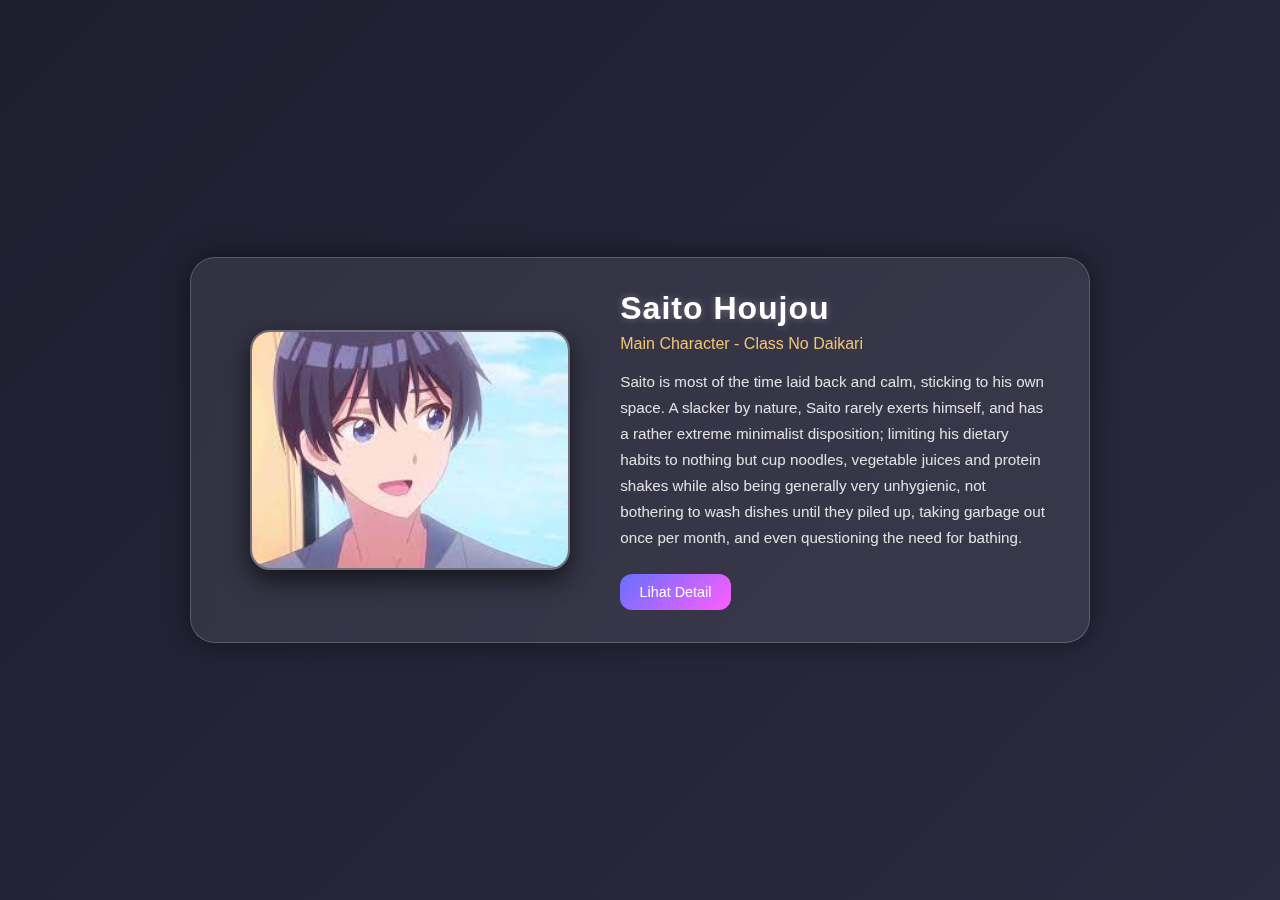
<file: modalsaito.html>
<!DOCTYPE html>
<html lang="en">

<head>
    <meta charset="UTF-8" />
    <meta name="viewport" content="width=device-width, initial-scale=1.0" />
    <title>About Saito Modal</title>
    <style>
        /* ===== RESET & BODY ===== */
        * {
            box-sizing: border-box;
            margin: 0;
            padding: 0;
        }

        body {
            height: 100vh;
            display: flex;
            justify-content: center;
            align-items: center;
            background: linear-gradient(135deg, #1e1e2f, #2a2a40);
            font-family: 'Poppins', sans-serif;
            overflow: hidden;
        }

        /* ===== CONTAINER ===== */
        .container-modal {
            display: flex;
            align-items: center;
            justify-content: space-between;
            background: rgba(255, 255, 255, 0.08);
            border: 1px solid rgba(255, 255, 255, 0.2);
            box-shadow: 0 0 25px rgba(0, 0, 0, 0.5);
            border-radius: 25px;
            padding: 2rem 2.5rem;
            max-width: 900px;
            width: 100%;
            color: white;
            backdrop-filter: blur(10px);
            animation: fadeIn 0.8s ease forwards;
        }

        /* ===== IMAGE SECTION ===== */
        .image {
            flex: 1;
            display: flex;
            justify-content: center;
            align-items: center;
            margin-right: 2rem;
        }

        .image img {
            width: 100%;
            max-width: 320px;
            border-radius: 20px;
            border: 2px solid rgba(255, 255, 255, 0.3);
            box-shadow: 0 10px 25px rgba(0, 0, 0, 0.6);
            transition: transform 0.5s ease, box-shadow 0.5s ease;
        }

        .image img:hover {
            transform: scale(1.05);
        }

        /* ===== TEXT SECTION ===== */
        .info {
            flex: 1.2;
        }

        .info h2 {
            font-size: 2rem;
            margin-bottom: 0.5rem;
            letter-spacing: 1px;
            text-shadow: 0 0 8px rgba(255, 255, 255, 0.3);
        }

        .info h4 {
            font-weight: 400;
            color: #f0c674;
            margin-bottom: 1rem;
        }

        .info p {
            line-height: 1.7;
            color: rgba(255, 255, 255, 0.85);
            font-size: 0.95rem;
            margin-bottom: 1.5rem;
        }

        .btn {
            background: linear-gradient(135deg, #6670ff, #ff5eff);
            border: none;
            color: white;
            padding: 0.6rem 1.2rem;
            border-radius: 12px;
            font-size: 0.9rem;
            cursor: pointer;
            transition: 0.3s ease;
            /* box-shadow: 0 3px 10px rgba(255, 100, 80, 0.4); */
        }

        .btn:hover {
            transform: scale(1.05);
            box-shadow: 0 4px 18px #6670ff;
        }

        /* ===== ANIMATIONS ===== */
        @keyframes fadeIn {
            from {
                opacity: 0;
                transform: translateY(30px);
            }

            to {
                opacity: 1;
                transform: translateY(0);
            }
        }

        /* ===== RESPONSIVE ===== */
        @media (max-width: 768px) {
            .container-modal {
                flex-direction: column;
                text-align: center;
                padding: 1.5rem;
            }

            .image {
                margin: 0 0 1.5rem 0;
            }

            .info h2 {
                font-size: 1.6rem;
            }

            .info p {
                font-size: 0.9rem;
            }
        }
    </style>
</head>

<body>

    <div class="container-modal">
        <div class="image">
            <img src="assets/saito.jfif" alt="Modal Saito">
        </div>
        <div class="info">
            <h2>Saito Houjou</h2>
            <h4>Main Character - Class No Daikari</h4>
            <p>
                Saito is most of the time laid back and calm, sticking to his own space. A slacker by nature, Saito
                rarely exerts himself, and has a rather extreme minimalist disposition; limiting his dietary habits to
                nothing but cup noodles, vegetable juices and protein shakes while also being generally very unhygienic,
                not bothering to wash dishes until they piled up, taking garbage out once per month, and even
                questioning the need for bathing.
            </p>
            <button class="btn">Lihat Detail</button>
        </div>
    </div>

</body>

</html>
</file>
